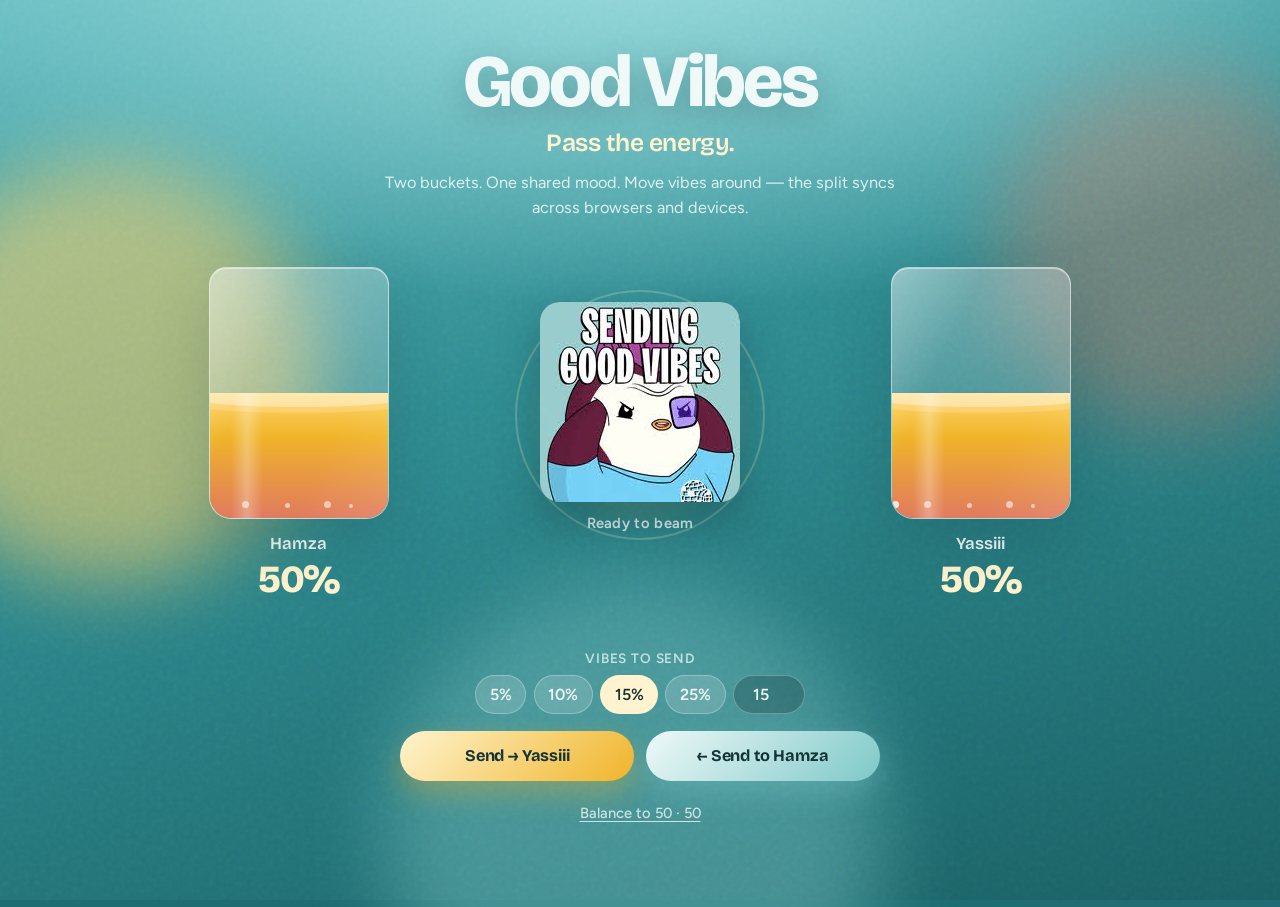
<file: index.html>
<!DOCTYPE html>
<html lang="en">
  <head>
    <meta charset="UTF-8" />
    <meta name="viewport" content="width=device-width, initial-scale=1.0" />
    <title>Good Vibes Share</title>
    <meta
      name="description"
      content="Share positive energy between two vibe buckets. Your balance sticks around — no account needed."
    />
    <link rel="preconnect" href="https://fonts.googleapis.com" />
    <link rel="preconnect" href="https://fonts.gstatic.com" crossorigin />
    <link
      href="https://fonts.googleapis.com/css2?family=Bricolage+Grotesque:opsz,wght@12..96,600;12..96,800&family=Figtree:wght@400;500;600&display=swap"
      rel="stylesheet"
    />
    <link rel="stylesheet" href="styles.css" />
  </head>
  <body>
    <div class="atmosphere" aria-hidden="true">
      <div class="orb orb-a"></div>
      <div class="orb orb-b"></div>
      <div class="orb orb-c"></div>
      <div class="floaters" id="floaters"></div>
      <div class="grain"></div>
    </div>

    <main class="stage">
      <header class="brand">
        <p class="brand__name">Good Vibes</p>
        <h1 class="brand__line">Pass the energy.</h1>
        <p class="brand__sub">
          Two buckets. One shared mood. Move vibes around — the split syncs across browsers and devices.
        </p>
      </header>

      <aside class="emergency-banner" id="emergency-banner" hidden>
        <p class="emergency-banner__eyebrow">Emergency vibe protocol</p>
        <p class="emergency-banner__title" id="emergency-message">
          Yassiii’s bucket can’t hold this much love
        </p>
        <p class="emergency-banner__sub">
          Overflow engaged · send back to Hamza to cool it down
        </p>
      </aside>

      <section class="arena" aria-label="Vibe buckets">
        <article class="bucket" data-side="left">
          <div class="bucket__jar">
            <div class="bucket__liquid" id="liquid-left">
              <span class="bucket__shine"></span>
              <span class="bucket__wave"></span>
              <span class="bucket__wave bucket__wave--2"></span>
              <span class="bubbles" aria-hidden="true">
                <i></i><i></i><i></i><i></i>
              </span>
            </div>
            <div class="bucket__glass"></div>
          </div>
          <div class="bucket__meta">
            <h2 class="bucket__label">Hamza</h2>
            <p class="bucket__pct" id="pct-left">50%</p>
          </div>
        </article>

        <div class="transmitter">
          <div class="transmitter__aura" aria-hidden="true"></div>
          <div class="transmitter__ring transmitter__ring--idle" aria-hidden="true"></div>
          <div class="transmitter__ring transmitter__ring--idle transmitter__ring--idle-2" aria-hidden="true"></div>
          <div class="transmitter__ring" aria-hidden="true"></div>
          <div class="transmitter__ring transmitter__ring--delay" aria-hidden="true"></div>
          <img
            class="transmitter__img"
            src="assets/vibe-sender.jpeg"
            width="200"
            height="200"
            alt="Cartoon bird intensely sending good vibes"
          />
          <p class="transmitter__caption" id="status">Ready to beam</p>
        </div>

        <article class="bucket" data-side="right">
          <div class="bucket__overflow" aria-hidden="true">
            <div class="bucket__splash"></div>
            <div class="bucket__wave-lip">
              <i></i><i></i><i></i>
            </div>
            <div class="bucket__cascade bucket__cascade--left"></div>
            <div class="bucket__cascade bucket__cascade--right"></div>
          </div>
          <div class="bucket__jar">
            <div class="bucket__liquid" id="liquid-right">
              <span class="bucket__shine"></span>
              <span class="bucket__wave"></span>
              <span class="bucket__wave bucket__wave--2"></span>
              <span class="bubbles" aria-hidden="true">
                <i></i><i></i><i></i><i></i><i></i><i></i>
              </span>
            </div>
            <div class="bucket__glass"></div>
          </div>
          <div class="bucket__meta">
            <h2 class="bucket__label">Yassiii</h2>
            <p class="bucket__pct" id="pct-right">50%</p>
            <p class="bucket__overflow-tag" id="overflow-tag" hidden>OVERFLOW</p>
          </div>
        </article>
      </section>

      <section class="controls" aria-label="Share vibes">
        <label class="amount">
          <span class="amount__label">Vibes to send</span>
          <div class="amount__row">
            <button type="button" class="chip" data-amount="5">5%</button>
            <button type="button" class="chip" data-amount="10">10%</button>
            <button type="button" class="chip is-active" data-amount="15">15%</button>
            <button type="button" class="chip" data-amount="25">25%</button>
            <input
              id="amount"
              class="amount__input"
              type="number"
              min="0.5"
              max="100"
              step="0.5"
              value="15"
              inputmode="decimal"
              aria-label="Custom percentage"
            />
          </div>
          <p class="amount__hint" id="amount-hint" hidden>
            Emergency code armed — hit Send → Yassiii to flood the vibes
          </p>
        </label>

        <div class="actions">
          <button type="button" class="send send--to-right" id="send-right">
            Send → Yassiii
          </button>
          <button type="button" class="send send--to-left" id="send-left">
            ← Send to Hamza
          </button>
        </div>

        <button type="button" class="reset" id="reset">Balance to 50 · 50</button>
      </section>
    </main>

    <div class="beam-layer" id="beams" aria-hidden="true"></div>
    <div class="emergency-veil" id="emergency-veil" aria-hidden="true"></div>

    <script src="app.js"></script>
  </body>
</html>
</file>
<file: styles.css>
:root {
  --teal-deep: #1a5f63;
  --teal: #2f8a8f;
  --teal-soft: #7ec8c8;
  --sky: #b8e4e6;
  --foam: #eef9f8;
  --ink: #143336;
  --ink-soft: rgba(20, 51, 54, 0.72);
  --amber: #f0b429;
  --amber-hot: #ffd56a;
  --coral: #e07a5f;
  --plum: #5c3a4a;
  --glass: rgba(255, 255, 255, 0.22);
  --glass-edge: rgba(255, 255, 255, 0.55);
  --shadow: 0 24px 60px rgba(20, 51, 54, 0.18);
  --ease: cubic-bezier(0.22, 1, 0.36, 1);
  --left: 50;
  --right: 50;
}

*,
*::before,
*::after {
  box-sizing: border-box;
}

html {
  scroll-behavior: smooth;
}

body {
  margin: 0;
  min-height: 100vh;
  font-family: "Figtree", system-ui, sans-serif;
  color: var(--ink);
  background: #1f6d72;
  overflow-x: hidden;
}

.atmosphere {
  position: fixed;
  inset: 0;
  z-index: 0;
  background:
    radial-gradient(120% 80% at 50% -10%, #9fe0e2 0%, transparent 55%),
    linear-gradient(165deg, #5fb8bc 0%, #2f8a8f 42%, #1a5f63 100%);
  pointer-events: none;
}

.orb {
  position: absolute;
  border-radius: 50%;
  filter: blur(40px);
  opacity: 0.55;
  animation: drift 18s var(--ease) infinite alternate;
}

.orb-a {
  width: min(48vw, 420px);
  height: min(48vw, 420px);
  left: -8%;
  top: 18%;
  background: #ffd56a;
  animation-duration: 22s;
}

.orb-b {
  width: min(40vw, 360px);
  height: min(40vw, 360px);
  right: -6%;
  top: 8%;
  background: #e07a5f;
  opacity: 0.35;
  animation-duration: 16s;
  animation-delay: -4s;
}

.orb-c {
  width: min(55vw, 500px);
  height: min(55vw, 500px);
  left: 30%;
  bottom: -20%;
  background: #7ec8c8;
  opacity: 0.4;
  animation-duration: 26s;
  animation-delay: -8s;
}

.grain {
  position: absolute;
  inset: 0;
  opacity: 0.12;
  background-image: url("data:image/svg+xml,%3Csvg viewBox='0 0 200 200' xmlns='http://www.w3.org/2000/svg'%3E%3Cfilter id='n'%3E%3CfeTurbulence type='fractalNoise' baseFrequency='0.85' numOctaves='4' stitchTiles='stitch'/%3E%3C/filter%3E%3Crect width='100%25' height='100%25' filter='url(%23n)'/%3E%3C/svg%3E");
  mix-blend-mode: overlay;
}

@keyframes drift {
  from {
    transform: translate3d(0, 0, 0) scale(1);
  }
  to {
    transform: translate3d(24px, -30px, 0) scale(1.08);
  }
}

.stage {
  position: relative;
  z-index: 1;
  width: min(1100px, calc(100% - 2rem));
  margin: 0 auto;
  padding: clamp(1.5rem, 4vw, 3rem) 0 clamp(3rem, 8vw, 5rem);
  display: grid;
  gap: clamp(1.75rem, 4vw, 3rem);
}

.brand {
  text-align: center;
  max-width: 34rem;
  margin: 0 auto;
  animation: rise 0.9s var(--ease) both;
}

.brand__name {
  margin: 0;
  font-family: "Bricolage Grotesque", sans-serif;
  font-weight: 800;
  font-size: clamp(2.6rem, 8vw, 4.6rem);
  letter-spacing: -0.04em;
  line-height: 0.95;
  color: var(--foam);
  text-shadow: 0 8px 30px rgba(20, 51, 54, 0.25);
  animation: title-glow 3.5s ease-in-out infinite;
}

@keyframes title-glow {
  0%,
  100% {
    text-shadow: 0 8px 30px rgba(20, 51, 54, 0.25);
    filter: brightness(1);
  }
  50% {
    text-shadow:
      0 8px 30px rgba(20, 51, 54, 0.25),
      0 0 28px rgba(255, 244, 207, 0.45);
    filter: brightness(1.08);
  }
}

.floaters {
  position: absolute;
  inset: 0;
  overflow: hidden;
}

.floater {
  position: absolute;
  bottom: -40px;
  width: 8px;
  height: 8px;
  border-radius: 50%;
  background: radial-gradient(circle, #fff4cf 0%, rgba(240, 180, 41, 0.5) 55%, transparent 70%);
  opacity: 0;
  animation: float-up linear infinite;
  filter: blur(0.2px);
}

@keyframes float-up {
  0% {
    opacity: 0;
    transform: translateY(0) scale(0.5);
  }
  12% {
    opacity: 0.85;
  }
  100% {
    opacity: 0;
    transform: translateY(-110vh) scale(1.15) translateX(20px);
  }
}

.brand__line {
  margin: 0.65rem 0 0;
  font-family: "Bricolage Grotesque", sans-serif;
  font-weight: 600;
  font-size: clamp(1.15rem, 3vw, 1.55rem);
  letter-spacing: -0.02em;
  color: #fff4cf;
}

.brand__sub {
  margin: 0.75rem 0 0;
  font-size: 1.02rem;
  line-height: 1.5;
  color: rgba(238, 249, 248, 0.88);
}

.arena {
  display: grid;
  grid-template-columns: 1fr auto 1fr;
  align-items: end;
  gap: clamp(0.75rem, 3vw, 2rem);
  animation: rise 1s var(--ease) 0.12s both;
}

.bucket {
  display: grid;
  justify-items: center;
  gap: 0.85rem;
  position: relative;
}

.bucket__overflow {
  position: absolute;
  top: -28px;
  left: 50%;
  translate: -50% 0;
  width: min(118%, 210px);
  height: calc(100% + 28px);
  z-index: 3;
  pointer-events: none;
  opacity: 0;
  visibility: hidden;
}

.bucket__splash {
  position: absolute;
  top: 10px;
  left: 50%;
  width: 78%;
  aspect-ratio: 1;
  translate: -50% 0;
  border-radius: 50%;
  border: 2px solid rgba(255, 244, 207, 0.45);
  opacity: 0;
}

.bucket__wave-lip {
  position: absolute;
  top: 6px;
  left: 14%;
  right: 14%;
  height: 28px;
}

.bucket__wave-lip i {
  position: absolute;
  left: 0;
  right: 0;
  bottom: 0;
  height: 18px;
  border-radius: 50%;
  background: linear-gradient(180deg, #fff8d6 0%, #ffd56a 55%, #f0b429 100%);
  box-shadow: 0 4px 14px rgba(240, 180, 41, 0.35);
}

.bucket__wave-lip i:nth-child(1) {
  height: 16px;
  opacity: 0.95;
}

.bucket__wave-lip i:nth-child(2) {
  left: -6%;
  right: -6%;
  height: 20px;
  opacity: 0.7;
  filter: blur(0.4px);
}

.bucket__wave-lip i:nth-child(3) {
  left: 8%;
  right: 8%;
  height: 14px;
  opacity: 0.85;
  background: linear-gradient(180deg, #fff 0%, #fff4cf 40%, transparent 100%);
}

.bucket__cascade {
  position: absolute;
  top: 22px;
  width: 18px;
  height: 58%;
  border-radius: 40px;
  background:
    linear-gradient(
      180deg,
      rgba(255, 248, 214, 0.95) 0%,
      rgba(255, 213, 106, 0.85) 28%,
      rgba(240, 180, 41, 0.55) 62%,
      transparent 100%
    );
  filter: blur(0.3px);
  mask-image: linear-gradient(180deg, #000 0%, #000 55%, transparent 100%);
}

.bucket__cascade--left {
  left: 2%;
  transform: rotate(8deg);
  transform-origin: top center;
}

.bucket__cascade--right {
  right: 2%;
  transform: rotate(-8deg);
  transform-origin: top center;
  width: 15px;
}

.bucket__cascade::after {
  content: "";
  position: absolute;
  inset: 0;
  border-radius: inherit;
  background: linear-gradient(
    180deg,
    transparent 0%,
    rgba(255, 255, 255, 0.55) 18%,
    transparent 40%,
    rgba(255, 255, 255, 0.25) 68%,
    transparent 100%
  );
  background-size: 100% 220%;
}

.bucket__overflow-tag {
  margin: 0.2rem 0 0;
  font-family: "Bricolage Grotesque", sans-serif;
  font-size: 0.78rem;
  font-weight: 800;
  letter-spacing: 0.14em;
  color: #fff4cf;
  text-shadow: 0 0 16px rgba(255, 213, 106, 0.8);
}

.amount__hint {
  margin: 0.15rem 0 0;
  text-align: center;
  font-size: 0.82rem;
  font-weight: 600;
  color: #fff4cf;
  animation: hint-pulse 1.4s ease-in-out infinite;
}

.emergency-banner {
  width: min(100%, 36rem);
  margin: 0 auto;
  padding: 1rem 1.25rem 1.15rem;
  text-align: center;
  border-radius: 1.35rem;
  background:
    linear-gradient(145deg, rgba(255, 248, 214, 0.22), rgba(240, 180, 41, 0.16)),
    rgba(20, 51, 54, 0.28);
  border: 1px solid rgba(255, 244, 207, 0.45);
  box-shadow:
    0 18px 40px rgba(20, 51, 54, 0.2),
    inset 0 1px 0 rgba(255, 255, 255, 0.28);
  backdrop-filter: blur(10px);
  animation: banner-in 0.55s var(--ease) both;
}

.emergency-banner__eyebrow {
  margin: 0;
  font-size: 0.72rem;
  font-weight: 700;
  letter-spacing: 0.16em;
  text-transform: uppercase;
  color: rgba(255, 244, 207, 0.78);
}

.emergency-banner__title {
  margin: 0.4rem 0 0;
  font-family: "Bricolage Grotesque", sans-serif;
  font-size: clamp(1.15rem, 3.4vw, 1.55rem);
  font-weight: 800;
  letter-spacing: -0.02em;
  line-height: 1.2;
  color: #fff8d6;
  text-shadow: 0 0 24px rgba(255, 213, 106, 0.35);
}

.emergency-banner__sub {
  margin: 0.45rem 0 0;
  font-size: 0.92rem;
  color: rgba(238, 249, 248, 0.88);
}

@keyframes hint-pulse {
  0%,
  100% {
    opacity: 0.7;
  }
  50% {
    opacity: 1;
  }
}

@keyframes banner-in {
  from {
    opacity: 0;
    transform: translateY(-10px) scale(0.98);
  }
  to {
    opacity: 1;
    transform: translateY(0) scale(1);
  }
}

/* —— Emergency overflow mode —— */
body.is-emergency {
  --emergency-glow: rgba(255, 213, 106, 0.55);
}

body.is-emergency .atmosphere {
  filter: saturate(1.15) brightness(1.05);
}

body.is-emergency .orb-a {
  opacity: 0.85;
  animation-duration: 8s;
}

body.is-emergency .orb-b {
  opacity: 0.55;
  background: #ffd56a;
}

.emergency-veil {
  position: fixed;
  inset: 0;
  pointer-events: none;
  z-index: 2;
  opacity: 0;
  background:
    radial-gradient(ellipse 55% 70% at 78% 55%, rgba(255, 213, 106, 0.28), transparent 60%),
    radial-gradient(ellipse 40% 50% at 50% 40%, rgba(255, 244, 207, 0.12), transparent 55%);
  transition: opacity 0.6s ease;
}

body.is-emergency .emergency-veil {
  opacity: 1;
  animation: veil-pulse 2.4s ease-in-out infinite;
}

@keyframes veil-pulse {
  0%,
  100% {
    opacity: 0.75;
  }
  50% {
    opacity: 1;
  }
}

body.is-emergency .bucket[data-side="right"] .bucket__jar {
  animation: jar-quake 0.55s ease-in-out infinite;
  box-shadow:
    0 0 0 3px rgba(255, 213, 106, 0.45),
    0 0 40px rgba(255, 213, 106, 0.45),
    var(--shadow),
    inset 0 1px 0 rgba(255, 255, 255, 0.5);
}

body.is-emergency .bucket[data-side="right"] .bucket__liquid {
  height: 100% !important;
  background:
    linear-gradient(180deg, #fff8d6 0%, #ffd56a 25%, #f0b429 55%, #e07a5f 100%);
  animation: liquid-glow 1.2s ease-in-out infinite;
}

body.is-emergency .bucket[data-side="right"] .bucket__wave,
body.is-emergency .bucket[data-side="right"] .bucket__wave--2 {
  animation-duration: 0.7s;
  background: rgba(255, 255, 255, 0.55);
}

body.is-emergency .bucket[data-side="right"] .bucket__overflow {
  opacity: 1;
  visibility: visible;
}

body.is-emergency .bucket[data-side="right"] .bucket__wave-lip i:nth-child(1) {
  animation: lip-bob 0.9s ease-in-out infinite;
}

body.is-emergency .bucket[data-side="right"] .bucket__wave-lip i:nth-child(2) {
  animation: lip-bob 1.15s ease-in-out infinite reverse;
}

body.is-emergency .bucket[data-side="right"] .bucket__wave-lip i:nth-child(3) {
  animation: lip-bob 0.75s ease-in-out infinite 0.1s;
}

body.is-emergency .bucket[data-side="right"] .bucket__cascade--left {
  animation: cascade-sway-left 1.3s ease-in-out infinite;
}

body.is-emergency .bucket[data-side="right"] .bucket__cascade--right {
  animation: cascade-sway-right 1.1s ease-in-out infinite;
}

body.is-emergency .bucket[data-side="right"] .bucket__cascade::after {
  animation: cascade-flow 0.85s linear infinite;
}

body.is-emergency .bucket[data-side="right"] .bucket__splash {
  animation: splash-ring 1.4s ease-out infinite;
}

body.is-emergency .bucket[data-side="right"] .bucket__pct {
  animation: overflow-count 1.2s ease-in-out infinite;
  color: #fff8d6;
  text-shadow: 0 0 18px rgba(255, 213, 106, 0.9);
}

body.is-emergency .bucket[data-side="right"] .bucket__overflow-tag {
  display: block;
  animation: overflow-tag 1s ease-in-out infinite;
}

body.is-emergency .bucket[data-side="right"] .bubbles i {
  animation-duration: 1.1s;
  background: rgba(255, 255, 255, 0.85);
}

body.is-emergency .bucket[data-side="left"] {
  opacity: 0.72;
  filter: grayscale(0.15);
}

body.is-emergency .transmitter {
  z-index: 4;
}

body.is-emergency .transmitter__img {
  animation: emergency-concentrate 0.7s ease-in-out infinite !important;
  filter: saturate(1.35) contrast(1.1) brightness(1.08);
  box-shadow:
    0 0 0 4px rgba(255, 213, 106, 0.35),
    0 18px 50px rgba(240, 180, 41, 0.45);
}

body.is-emergency .transmitter__aura {
  animation: aura-breathe 0.9s ease-in-out infinite;
  background: radial-gradient(circle, rgba(255, 213, 106, 0.75) 0%, transparent 70%);
  opacity: 1;
}

body.is-emergency .transmitter__ring--idle {
  border-color: rgba(255, 213, 106, 0.65);
  animation-duration: 1.4s;
}

body.is-emergency .transmitter__caption {
  color: #fff4cf;
  font-weight: 700;
  letter-spacing: 0.04em;
  text-transform: uppercase;
  font-size: 0.86rem;
}

body.is-emergency .send--to-right {
  opacity: 0.55;
}

body.is-emergency .send--to-left {
  background: linear-gradient(135deg, #fff4cf, #ffd56a);
  box-shadow: 0 0 0 2px rgba(255, 244, 207, 0.5), 0 14px 32px rgba(240, 180, 41, 0.45);
  animation: rescue-pulse 1.5s ease-in-out infinite;
}

body.is-emergency .amount__input.is-armed {
  background: rgba(240, 180, 41, 0.35);
  border-color: #fff4cf;
  color: #fff8d6;
  box-shadow: 0 0 0 2px rgba(255, 213, 106, 0.35);
}

.spark--emergency {
  background: radial-gradient(circle, #fff 0%, #fff4cf 40%, #f0b429 70%, transparent 75%);
  filter: drop-shadow(0 0 10px rgba(255, 213, 106, 1));
}

@keyframes jar-quake {
  0%,
  100% {
    transform: translateX(0) rotate(0deg);
  }
  25% {
    transform: translateX(-1.5px) rotate(-0.4deg);
  }
  75% {
    transform: translateX(1.5px) rotate(0.4deg);
  }
}

@keyframes liquid-glow {
  0%,
  100% {
    filter: brightness(1);
  }
  50% {
    filter: brightness(1.12);
  }
}

@keyframes lip-bob {
  0%,
  100% {
    transform: scaleX(1) translateY(0);
  }
  50% {
    transform: scaleX(1.06) translateY(-3px);
  }
}

@keyframes cascade-sway-left {
  0%,
  100% {
    transform: rotate(8deg) scaleY(1);
    opacity: 0.85;
  }
  50% {
    transform: rotate(3deg) scaleY(1.08);
    opacity: 1;
  }
}

@keyframes cascade-sway-right {
  0%,
  100% {
    transform: rotate(-8deg) scaleY(1);
    opacity: 0.85;
  }
  50% {
    transform: rotate(-3deg) scaleY(1.08);
    opacity: 1;
  }
}

@keyframes cascade-flow {
  from {
    background-position: 0 0;
  }
  to {
    background-position: 0 220%;
  }
}

@keyframes splash-ring {
  0% {
    opacity: 0.7;
    transform: translate(-50%, 0) scale(0.55);
  }
  100% {
    opacity: 0;
    transform: translate(-50%, 0) scale(1.35);
  }
}

@keyframes overflow-count {
  0%,
  100% {
    transform: scale(1);
  }
  50% {
    transform: scale(1.12);
  }
}

@keyframes overflow-tag {
  0%,
  100% {
    opacity: 0.65;
    letter-spacing: 0.14em;
  }
  50% {
    opacity: 1;
    letter-spacing: 0.22em;
  }
}

@keyframes emergency-concentrate {
  0%,
  100% {
    transform: translateY(0) scale(1) rotate(0deg);
  }
  30% {
    transform: translateY(-4px) scale(1.05) rotate(-2deg);
  }
  60% {
    transform: translateY(-2px) scale(0.98) rotate(2deg);
  }
}

@keyframes rescue-pulse {
  0%,
  100% {
    transform: translateY(0);
    box-shadow: 0 0 0 2px rgba(255, 244, 207, 0.35), 0 14px 32px rgba(240, 180, 41, 0.35);
  }
  50% {
    transform: translateY(-3px);
    box-shadow: 0 0 0 4px rgba(255, 244, 207, 0.55), 0 18px 40px rgba(240, 180, 41, 0.55);
  }
}

.bucket__jar {
  position: relative;
  width: min(100%, 180px);
  aspect-ratio: 3 / 4.2;
  border-radius: 1.1rem 1.1rem 1.4rem 1.4rem;
  background: linear-gradient(180deg, rgba(255, 255, 255, 0.28), rgba(255, 255, 255, 0.08));
  border: 1.5px solid var(--glass-edge);
  box-shadow: var(--shadow), inset 0 1px 0 rgba(255, 255, 255, 0.5);
  overflow: hidden;
  backdrop-filter: blur(8px);
}

.bucket__liquid {
  position: absolute;
  left: 0;
  right: 0;
  bottom: 0;
  height: calc(var(--fill, 50) * 1%);
  background:
    linear-gradient(180deg, var(--amber-hot) 0%, var(--amber) 35%, var(--coral) 100%);
  transition: height 0.85s var(--ease);
  overflow: hidden;
}

.bucket__wave {
  position: absolute;
  left: -20%;
  top: -14px;
  width: 140%;
  height: 28px;
  border-radius: 50%;
  background: rgba(255, 255, 255, 0.35);
  animation: wave 2.4s ease-in-out infinite;
}

.bucket__wave--2 {
  top: -8px;
  opacity: 0.45;
  animation: wave 3.2s ease-in-out infinite reverse;
  animation-delay: -0.6s;
}

.bubbles {
  position: absolute;
  inset: 0;
  pointer-events: none;
}

.bubbles i {
  position: absolute;
  bottom: 8%;
  width: 7px;
  height: 7px;
  border-radius: 50%;
  background: rgba(255, 255, 255, 0.55);
  animation: bubble 3.6s ease-in infinite;
}

.bubbles i:nth-child(1) {
  left: 18%;
  animation-duration: 3.2s;
}
.bubbles i:nth-child(2) {
  left: 42%;
  width: 5px;
  height: 5px;
  animation-duration: 4.1s;
  animation-delay: 0.7s;
}
.bubbles i:nth-child(3) {
  left: 64%;
  animation-duration: 3.8s;
  animation-delay: 1.2s;
}
.bubbles i:nth-child(4) {
  left: 78%;
  width: 4px;
  height: 4px;
  animation-duration: 2.9s;
  animation-delay: 0.3s;
}

@keyframes bubble {
  0% {
    transform: translateY(0) scale(0.7);
    opacity: 0;
  }
  20% {
    opacity: 0.8;
  }
  100% {
    transform: translateY(-120%) scale(1);
    opacity: 0;
  }
}

.bucket__shine {
  position: absolute;
  inset: 0 auto 0 12%;
  width: 18%;
  background: linear-gradient(90deg, transparent, rgba(255, 255, 255, 0.28), transparent);
}

.bucket__glass {
  position: absolute;
  inset: 0;
  background: linear-gradient(115deg, rgba(255, 255, 255, 0.28) 0%, transparent 32%, transparent 68%, rgba(255, 255, 255, 0.1) 100%);
  pointer-events: none;
}

.bucket__meta {
  text-align: center;
}

.bucket__label {
  margin: 0;
  font-family: "Bricolage Grotesque", sans-serif;
  font-size: 1.05rem;
  font-weight: 600;
  color: var(--foam);
}

.bucket__pct {
  margin: 0.15rem 0 0;
  font-family: "Bricolage Grotesque", sans-serif;
  font-size: clamp(1.8rem, 5vw, 2.4rem);
  font-weight: 800;
  letter-spacing: -0.03em;
  color: #fff4cf;
  transition: transform 0.35s var(--ease);
}

.bucket.is-pulse .bucket__pct {
  transform: scale(1.08);
}

.bucket.is-pulse .bucket__jar {
  animation: jar-glow 0.7s var(--ease);
}

@keyframes wave {
  0%,
  100% {
    transform: translateX(0) scaleY(1);
  }
  50% {
    transform: translateX(10%) scaleY(1.15);
  }
}

@keyframes jar-glow {
  0%,
  100% {
    box-shadow: var(--shadow), inset 0 1px 0 rgba(255, 255, 255, 0.5);
  }
  50% {
    box-shadow:
      0 0 0 4px rgba(255, 213, 106, 0.35),
      0 24px 60px rgba(20, 51, 54, 0.18),
      inset 0 1px 0 rgba(255, 255, 255, 0.5);
  }
}

.transmitter {
  position: relative;
  display: grid;
  justify-items: center;
  gap: 0.75rem;
  padding-bottom: 2.2rem;
  align-self: center;
}

.transmitter__aura {
  position: absolute;
  top: 50%;
  left: 50%;
  width: min(48vw, 230px);
  aspect-ratio: 1;
  translate: -50% -58%;
  border-radius: 50%;
  background: radial-gradient(circle, rgba(255, 213, 106, 0.45) 0%, transparent 70%);
  animation: aura-breathe 2.8s ease-in-out infinite;
  pointer-events: none;
  z-index: 1;
}

.transmitter__img {
  position: relative;
  z-index: 2;
  width: min(42vw, 200px);
  height: auto;
  border-radius: 1.25rem;
  box-shadow: 0 18px 40px rgba(20, 51, 54, 0.35);
  transform-origin: center;
  animation: float-bob 3.4s ease-in-out infinite;
  transition: filter 0.35s var(--ease);
}

.transmitter.is-sending .transmitter__img {
  animation: concentrate 0.9s var(--ease);
  filter: saturate(1.2) contrast(1.08) brightness(1.05);
}

.transmitter__ring {
  position: absolute;
  top: 50%;
  left: 50%;
  width: min(52vw, 250px);
  aspect-ratio: 1;
  translate: -50% -58%;
  border: 2px solid rgba(255, 244, 207, 0.35);
  border-radius: 50%;
  opacity: 0;
  pointer-events: none;
  z-index: 1;
}

.transmitter__ring--idle {
  opacity: 0.35;
  animation: idle-ring 3.2s ease-out infinite;
}

.transmitter__ring--idle-2 {
  animation-delay: 1.6s;
}

.transmitter.is-sending .transmitter__ring:not(.transmitter__ring--idle) {
  animation: ripple 1s var(--ease);
}

.transmitter.is-sending .transmitter__ring--delay {
  animation-delay: 0.18s;
}

.transmitter__caption {
  margin: 0;
  font-size: 0.92rem;
  font-weight: 600;
  letter-spacing: 0.02em;
  color: rgba(238, 249, 248, 0.9);
  min-height: 1.25em;
  transition: opacity 0.25s ease, transform 0.25s ease;
}

.transmitter__caption.is-flash {
  animation: caption-pop 0.55s var(--ease);
}

@keyframes float-bob {
  0%,
  100% {
    transform: translateY(0) rotate(0deg);
  }
  50% {
    transform: translateY(-10px) rotate(0.6deg);
  }
}

@keyframes aura-breathe {
  0%,
  100% {
    opacity: 0.45;
    transform: scale(0.92);
  }
  50% {
    opacity: 0.85;
    transform: scale(1.08);
  }
}

@keyframes idle-ring {
  0% {
    opacity: 0.45;
    transform: scale(0.78);
  }
  100% {
    opacity: 0;
    transform: scale(1.2);
  }
}

@keyframes caption-pop {
  0% {
    transform: translateY(4px);
    opacity: 0.4;
  }
  40% {
    transform: translateY(-2px);
    opacity: 1;
  }
  100% {
    transform: translateY(0);
    opacity: 1;
  }
}

@keyframes concentrate {
  0%,
  100% {
    transform: scale(1) rotate(0deg);
  }
  30% {
    transform: scale(1.04) rotate(-1.5deg);
  }
  55% {
    transform: scale(0.98) rotate(1.5deg);
  }
  75% {
    transform: scale(1.06) rotate(0deg);
  }
}

@keyframes ripple {
  0% {
    opacity: 0.7;
    transform: scale(0.72);
  }
  100% {
    opacity: 0;
    transform: scale(1.25);
  }
}

.controls {
  display: grid;
  gap: 1.1rem;
  justify-items: center;
  animation: rise 1.05s var(--ease) 0.2s both;
}

.amount {
  display: grid;
  gap: 0.55rem;
  width: min(100%, 420px);
}

.amount__label {
  text-align: center;
  font-size: 0.85rem;
  font-weight: 600;
  letter-spacing: 0.06em;
  text-transform: uppercase;
  color: rgba(238, 249, 248, 0.75);
}

.amount__row {
  display: flex;
  flex-wrap: wrap;
  justify-content: center;
  gap: 0.45rem;
}

.chip,
.amount__input,
.send,
.reset {
  font: inherit;
  border: 0;
  cursor: pointer;
}

.chip {
  padding: 0.55rem 0.85rem;
  border-radius: 999px;
  background: rgba(255, 255, 255, 0.16);
  color: var(--foam);
  border: 1px solid rgba(255, 255, 255, 0.28);
  font-weight: 600;
  transition: background 0.2s ease, transform 0.2s ease;
}

.chip:hover {
  background: rgba(255, 255, 255, 0.28);
}

.chip.is-active {
  background: #fff4cf;
  color: var(--ink);
  border-color: transparent;
}

.amount__input {
  width: 4.5rem;
  padding: 0.55rem 0.65rem;
  border-radius: 999px;
  text-align: center;
  background: rgba(20, 51, 54, 0.28);
  color: var(--foam);
  border: 1px solid rgba(255, 255, 255, 0.28);
  font-weight: 600;
}

.amount__input:focus {
  outline: 2px solid #fff4cf;
  outline-offset: 2px;
}

.actions {
  display: flex;
  flex-wrap: wrap;
  justify-content: center;
  gap: 0.7rem;
  width: min(100%, 480px);
}

.send {
  flex: 1 1 180px;
  padding: 0.95rem 1.2rem;
  border-radius: 999px;
  font-family: "Bricolage Grotesque", sans-serif;
  font-weight: 700;
  font-size: 1.02rem;
  letter-spacing: -0.01em;
  transition: transform 0.2s var(--ease), box-shadow 0.2s ease, filter 0.2s ease;
}

.send:hover {
  transform: translateY(-2px);
  filter: brightness(1.05);
}

.send:active {
  transform: translateY(0);
}

.send:disabled {
  opacity: 0.45;
  cursor: not-allowed;
  transform: none;
  filter: none;
}

.send--to-right {
  background: linear-gradient(135deg, #fff4cf, #f0b429);
  color: var(--ink);
  box-shadow: 0 12px 28px rgba(240, 180, 41, 0.35);
}

.send--to-left {
  background: linear-gradient(135deg, #eef9f8, #7ec8c8);
  color: var(--ink);
  box-shadow: 0 12px 28px rgba(126, 200, 200, 0.35);
}

.reset {
  background: transparent;
  color: rgba(238, 249, 248, 0.8);
  text-decoration: underline;
  text-underline-offset: 0.2em;
  font-size: 0.92rem;
  font-weight: 500;
  padding: 0.35rem;
}

.reset:hover {
  color: #fff4cf;
}

.beam-layer {
  position: fixed;
  inset: 0;
  pointer-events: none;
  z-index: 3;
  overflow: hidden;
}

.spark {
  position: absolute;
  width: 10px;
  height: 10px;
  border-radius: 50%;
  background: radial-gradient(circle, #fff4cf 0%, #f0b429 55%, transparent 70%);
  animation: spark-fly 0.85s var(--ease) forwards;
  filter: drop-shadow(0 0 6px rgba(255, 213, 106, 0.8));
}

.beam {
  position: absolute;
  height: 3px;
  border-radius: 999px;
  background: linear-gradient(90deg, transparent, #fff4cf, #f0b429, transparent);
  transform-origin: left center;
  opacity: 0;
  animation: beam-flash 0.7s var(--ease) forwards;
  filter: drop-shadow(0 0 8px rgba(255, 213, 106, 0.9));
}

@keyframes beam-flash {
  0% {
    opacity: 0;
    transform: scaleX(0.15);
  }
  35% {
    opacity: 1;
  }
  100% {
    opacity: 0;
    transform: scaleX(1);
  }
}

@keyframes spark-fly {
  0% {
    opacity: 1;
    transform: translate(0, 0) scale(0.6);
  }
  100% {
    opacity: 0;
    transform: translate(var(--dx), var(--dy)) scale(1.2);
  }
}

@keyframes rise {
  from {
    opacity: 0;
    transform: translateY(18px);
  }
  to {
    opacity: 1;
    transform: translateY(0);
  }
}

@media (max-width: 720px) {
  .arena {
    grid-template-columns: 1fr 1fr;
    grid-template-areas:
      "tx tx"
      "left right";
    align-items: start;
  }

  .transmitter {
    grid-area: tx;
    padding-bottom: 0.5rem;
  }

  .bucket[data-side="left"] {
    grid-area: left;
  }

  .bucket[data-side="right"] {
    grid-area: right;
  }

  .bucket__jar {
    width: min(100%, 140px);
  }

  .bucket__overflow {
    width: min(120%, 168px);
    top: -24px;
  }
}

@media (prefers-reduced-motion: reduce) {
  *,
  *::before,
  *::after {
    animation: none !important;
    transition: none !important;
  }
}
</file>
